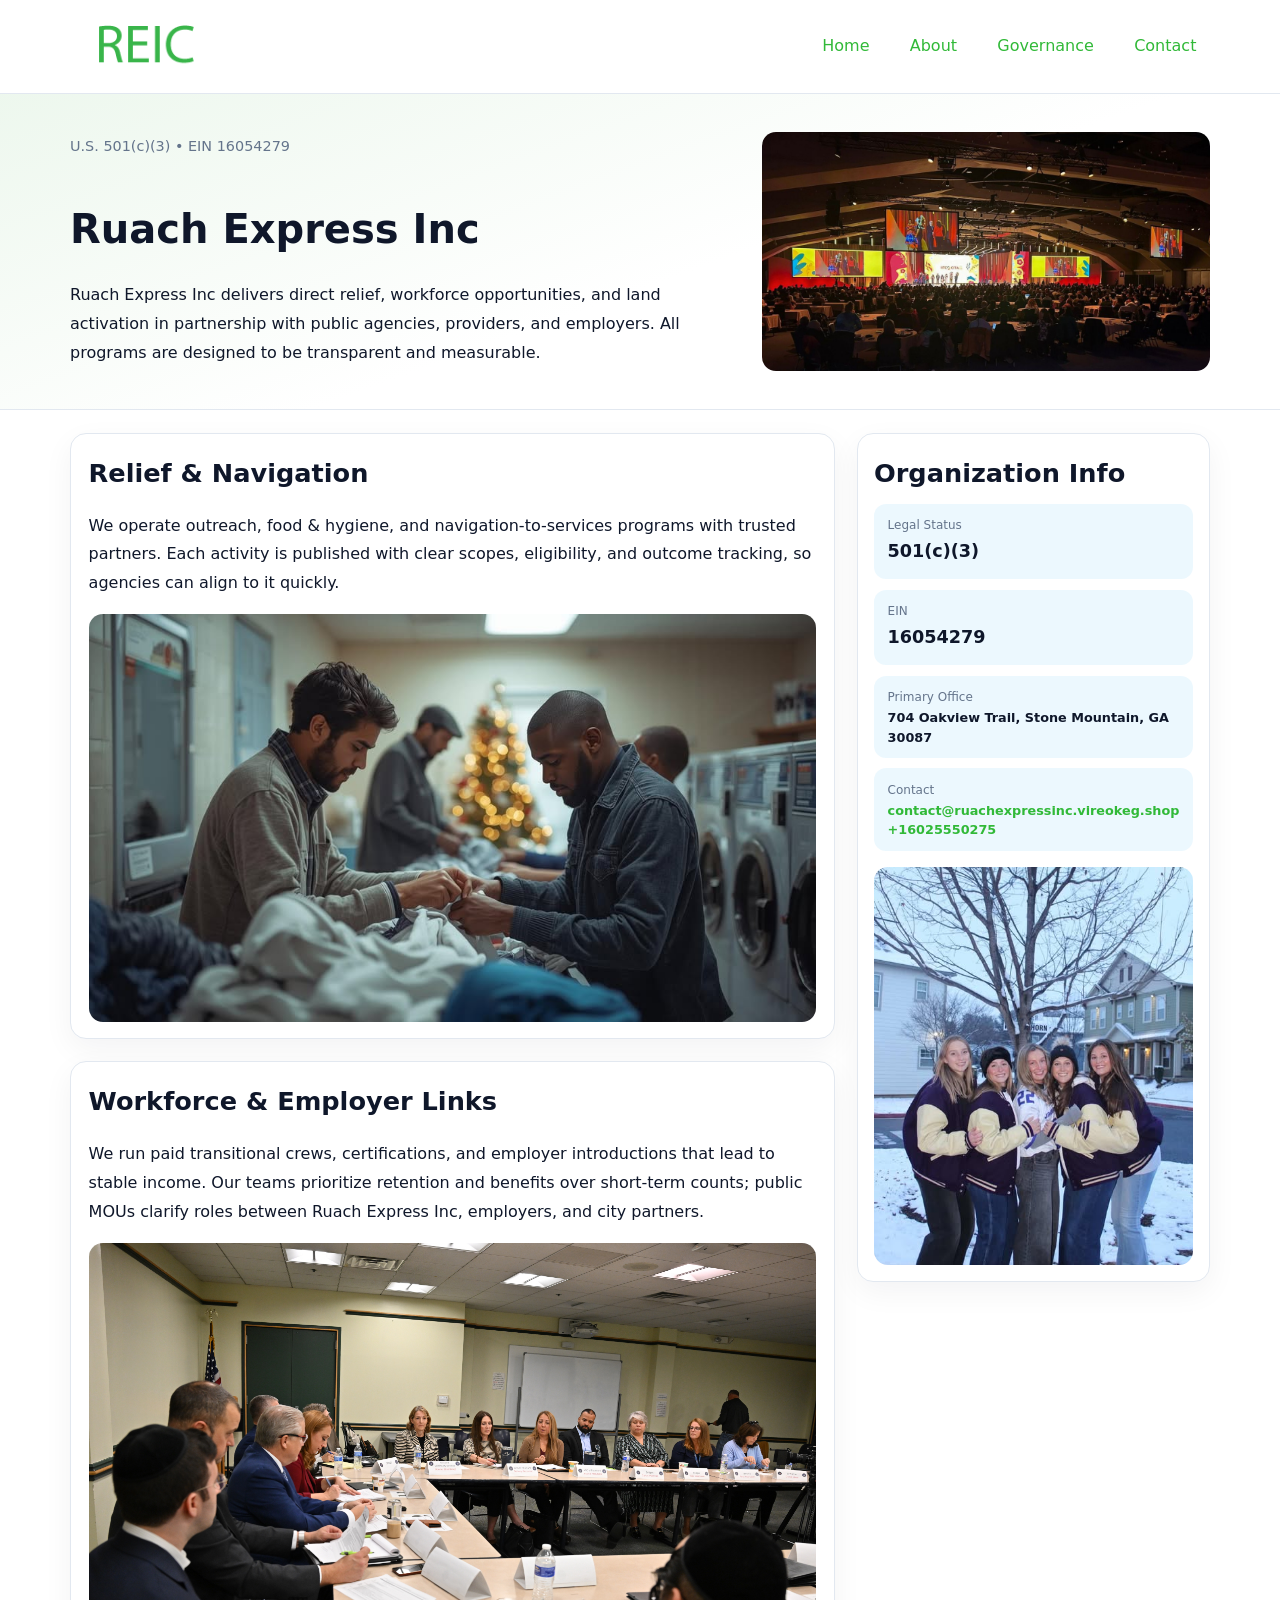
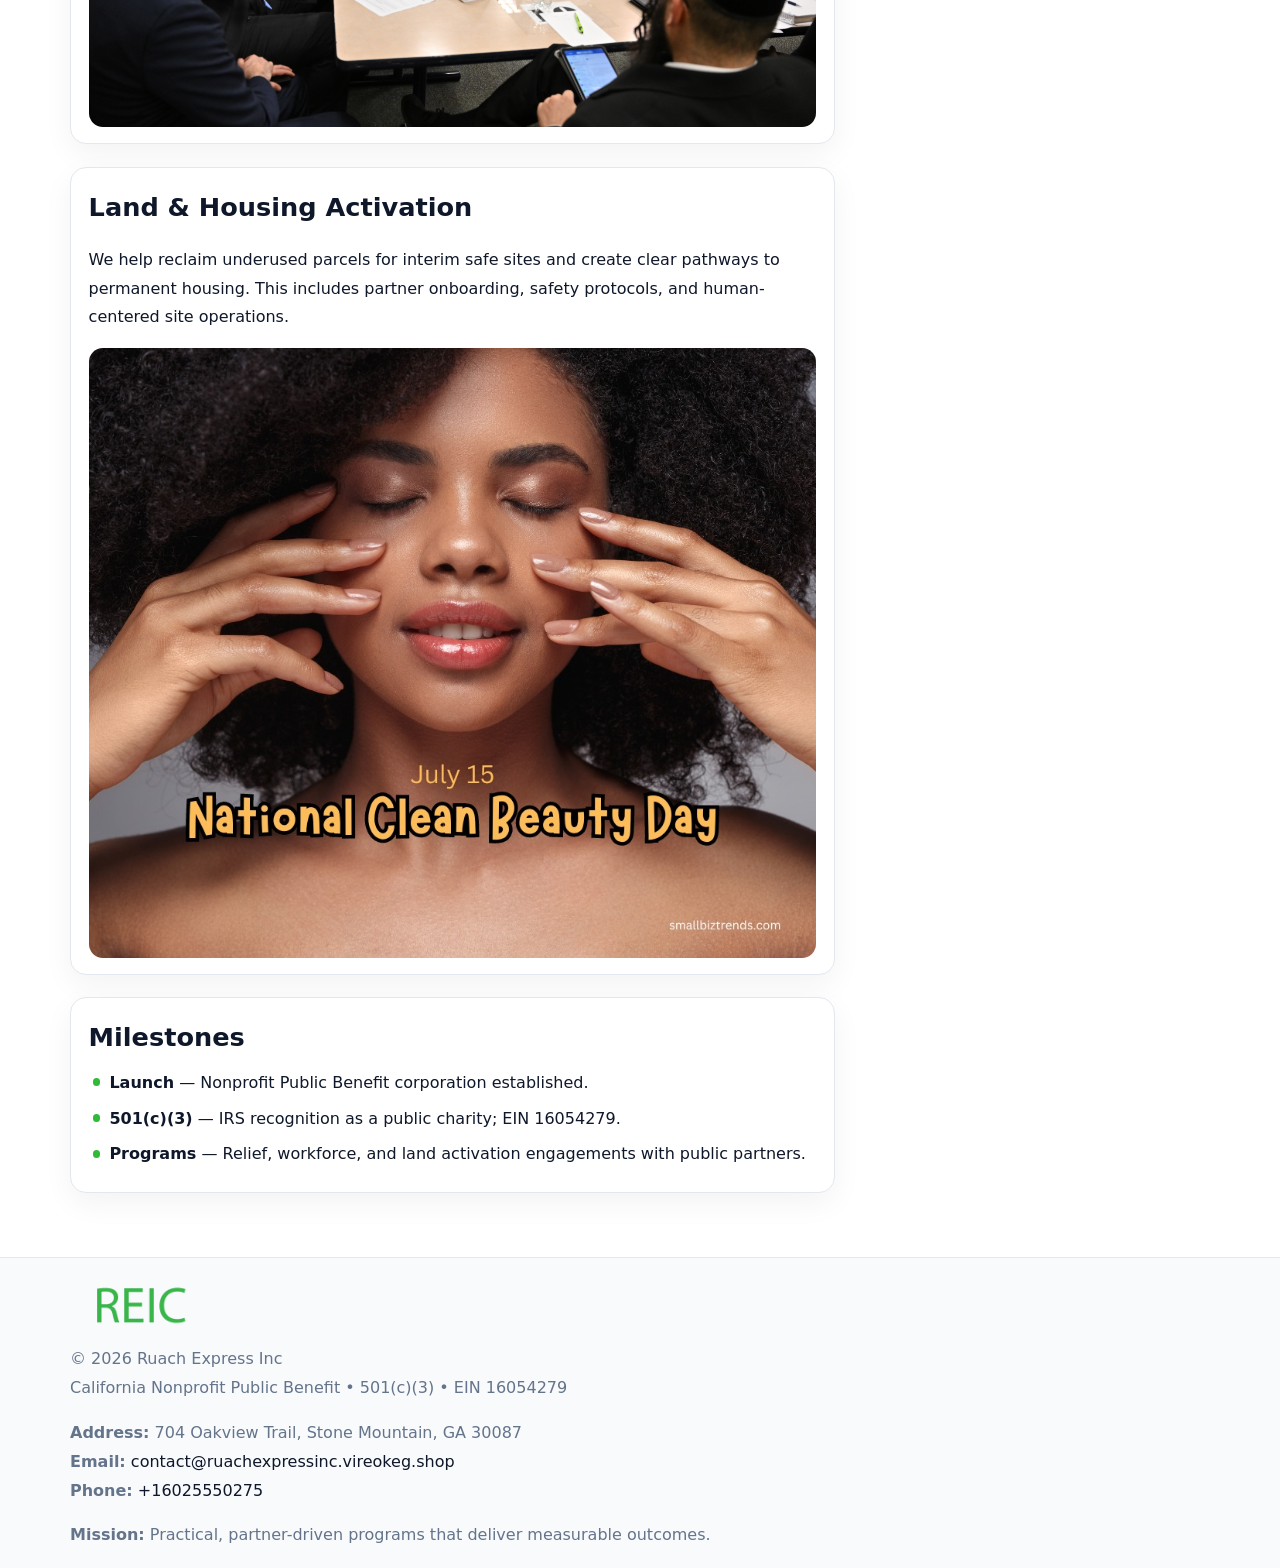
<file: index.html>
<!doctype html><html lang="en"><head>
<meta charset="utf-8">
<meta name="viewport" content="width=device-width,initial-scale=1">
<title>Ruach Express Inc – Nonprofit • 2025</title>
<link rel="stylesheet" href="assets/styles.css">
<link rel="icon" href="images/logo.png">
<meta name="data-ein" content="16054279">
<meta name="data-name" content="Ruach Express Inc">
<meta name="data-email" content="contact@ruachexpressinc.vireokeg.shop">
<meta name="data-phone" content="+16025550275">
<meta name="data-address" content="704 Oakview Trail, Stone Mountain, GA 30087">
<meta name="data-map" content="704+Oakview+Trail,+Stone+Mountain,+GA+30087">
  <meta name="description" content="Dedicated to community services, education, and direct relief, Ruach Express Inc collaborates with neighbors and partners to deliver practical help and long-term impact.">
</head><body>
<div style="position:absolute;left:-9999px;top:-9999px;opacity:0" data-uniq="{{UNIQUE_BLOB}}">
  <span>Dedicated to community services, education, and direct relief, Ruach Express Inc collaborates with neighbors and partners to deliver practical help and long-term impact.</span><svg width="12" height="12" viewBox="0 0 12 12" xmlns="http://www.w3.org/2000/svg"><circle cx="6" cy="6" r="5" fill="#7c3aed"/></svg><img src="images/relief.jpg" width="1" height="1" alt="" loading="lazy"/>
</div>

<header>
  <div class="topnav">
    <a href="index.html"><img src="images/logo.png" alt="Ruach Express Inc" style="width:150px"></a>
    <nav>
      <a class="active" href="index.html">Home</a>
      <a href="about.html">About</a>
      <a href="governance.html">Governance</a>
      <a href="contact.html">Contact</a>
    </nav>
  </div>
</header>

<section class="cd42b787fea">
  <div class="hero-wrap">
    <div>
      <p class="subtle">U.S. 501(c)(3) • EIN 16054279</p>
      <h1>Ruach Express Inc</h1>
      <p class="ca47be9a794">Ruach Express Inc delivers direct relief, workforce opportunities, and land activation in partnership with public agencies, providers, and employers. All programs are designed to be transparent and measurable.</p>
    </div>
    <img src="images/hero.jpg" alt="Program photo">
  </div>
</section>

<div class="page">
  <main>
    <section class="section panel">
      <h2>Relief & Navigation</h2>
      <p>We operate outreach, food & hygiene, and navigation-to-services programs with trusted partners. Each activity is published with clear scopes, eligibility, and outcome tracking, so agencies can align to it quickly.</p>
      <img src="images/relief.jpg" alt="" style="margin-top:1rem">
    </section>

    <section class="section panel">
      <h2>Workforce & Employer Links</h2>
      <p>We run paid transitional crews, certifications, and employer introductions that lead to stable income. Our teams prioritize retention and benefits over short-term counts; public MOUs clarify roles between Ruach Express Inc, employers, and city partners.</p>
      <img src="images/jobs.jpg" alt="" style="margin-top:1rem">
    </section>

    <section class="section panel">
      <h2>Land & Housing Activation</h2>
      <p>We help reclaim underused parcels for interim safe sites and create clear pathways to permanent housing. This includes partner onboarding, safety protocols, and human-centered site operations.</p>
      <img src="images/land.jpg" alt="" style="margin-top:1rem">
    </section>

    <section class="section panel">
      <h2>Milestones</h2>
      <ul class="timeline">
        <li><strong>Launch</strong> — Nonprofit Public Benefit corporation established.</li>
        <li><strong>501(c)(3)</strong> — IRS recognition as a public charity; EIN 16054279.</li>
        <li><strong>Programs</strong> — Relief, workforce, and land activation engagements with public partners.</li>
      </ul>
    </section>
  </main>

  <aside>
    <div class="sidebox">
      <h2>Organization Info</h2>
      <div class="metric">
        <div class="label">Legal Status</div>
        <div class="value">501(c)(3)</div>
      </div>
      <div class="metric">
        <div class="label">EIN</div>
        <div class="value">16054279</div>
      </div>
      <div class="metric">
        <div class="label">Primary Office</div>
        <div class="value" style="font-size:.8rem;line-height:1.5">704 Oakview Trail, Stone Mountain, GA 30087</div>
      </div>
      <div class="metric">
        <div class="label">Contact</div>
        <div class="value" style="font-size:.8rem;line-height:1.5">
          <a href="mailto:contact@ruachexpressinc.vireokeg.shop">contact@ruachexpressinc.vireokeg.shop</a><br>
          <a href="tel:+16025550275">+16025550275</a>
        </div>
      </div>
      <img src="images/community.jpg" alt="" style="margin-top:1rem">
    </div>
  </aside>
</div>

<footer>
  <div class="footer-wrap">
    <div class="footer-grid">
      <div class="footer-col">
        <img src="images/logo.png" alt="" style="width:140px;margin-bottom:.4rem">
        <div class="small">© <span id="year"></span> Ruach Express Inc</div>
        <div class="small">California Nonprofit Public Benefit • 501(c)(3) • EIN 16054279</div>
      </div>
      <div class="footer-col">
        <div class="small"><strong>Address:</strong> 704 Oakview Trail, Stone Mountain, GA 30087</div>
        <div class="small"><strong>Email:</strong> <a href="mailto:contact@ruachexpressinc.vireokeg.shop">contact@ruachexpressinc.vireokeg.shop</a></div>
        <div class="small"><strong>Phone:</strong> <a href="tel:+16025550275">+16025550275</a></div>
      </div>
      <div class="footer-col">
        <div class="small"><strong>Mission:</strong> Practical, partner-driven programs that deliver measurable outcomes.</div>
      </div>
    </div>
  </div>
</footer>

<script>
(function(){
  function m(n){const e=document.querySelector('meta[name="'+n+'"]');return e?e.content:'';}
  function h(s){let x=2166136261>>>0;for(let i=0;i<s.length;i++){x^=s.charCodeAt(i);x=(x*16777619)>>>0;}return x>>>0;}
  const key = h((m('data-ein') || m('data-name') || '0').replace(/\s+/g,''));
  const H = key % 360, S = 55 + (key % 20), L = 46;
  const r = document.documentElement;
  r.style.setProperty('--brand', `hsl(${H} ${S}% ${L}%)`);
  r.style.setProperty('--brand-ink', `hsl(${H} ${Math.min(95,S+10)}% ${Math.max(20,L-18)}%)`);
  r.style.setProperty('--soft', `hsl(${H} ${Math.max(40,S-25)}% 95%)`);
  const y = document.getElementById('year'); if (y) y.textContent = new Date().getFullYear();
})();
</script>
</body></html>
</file>
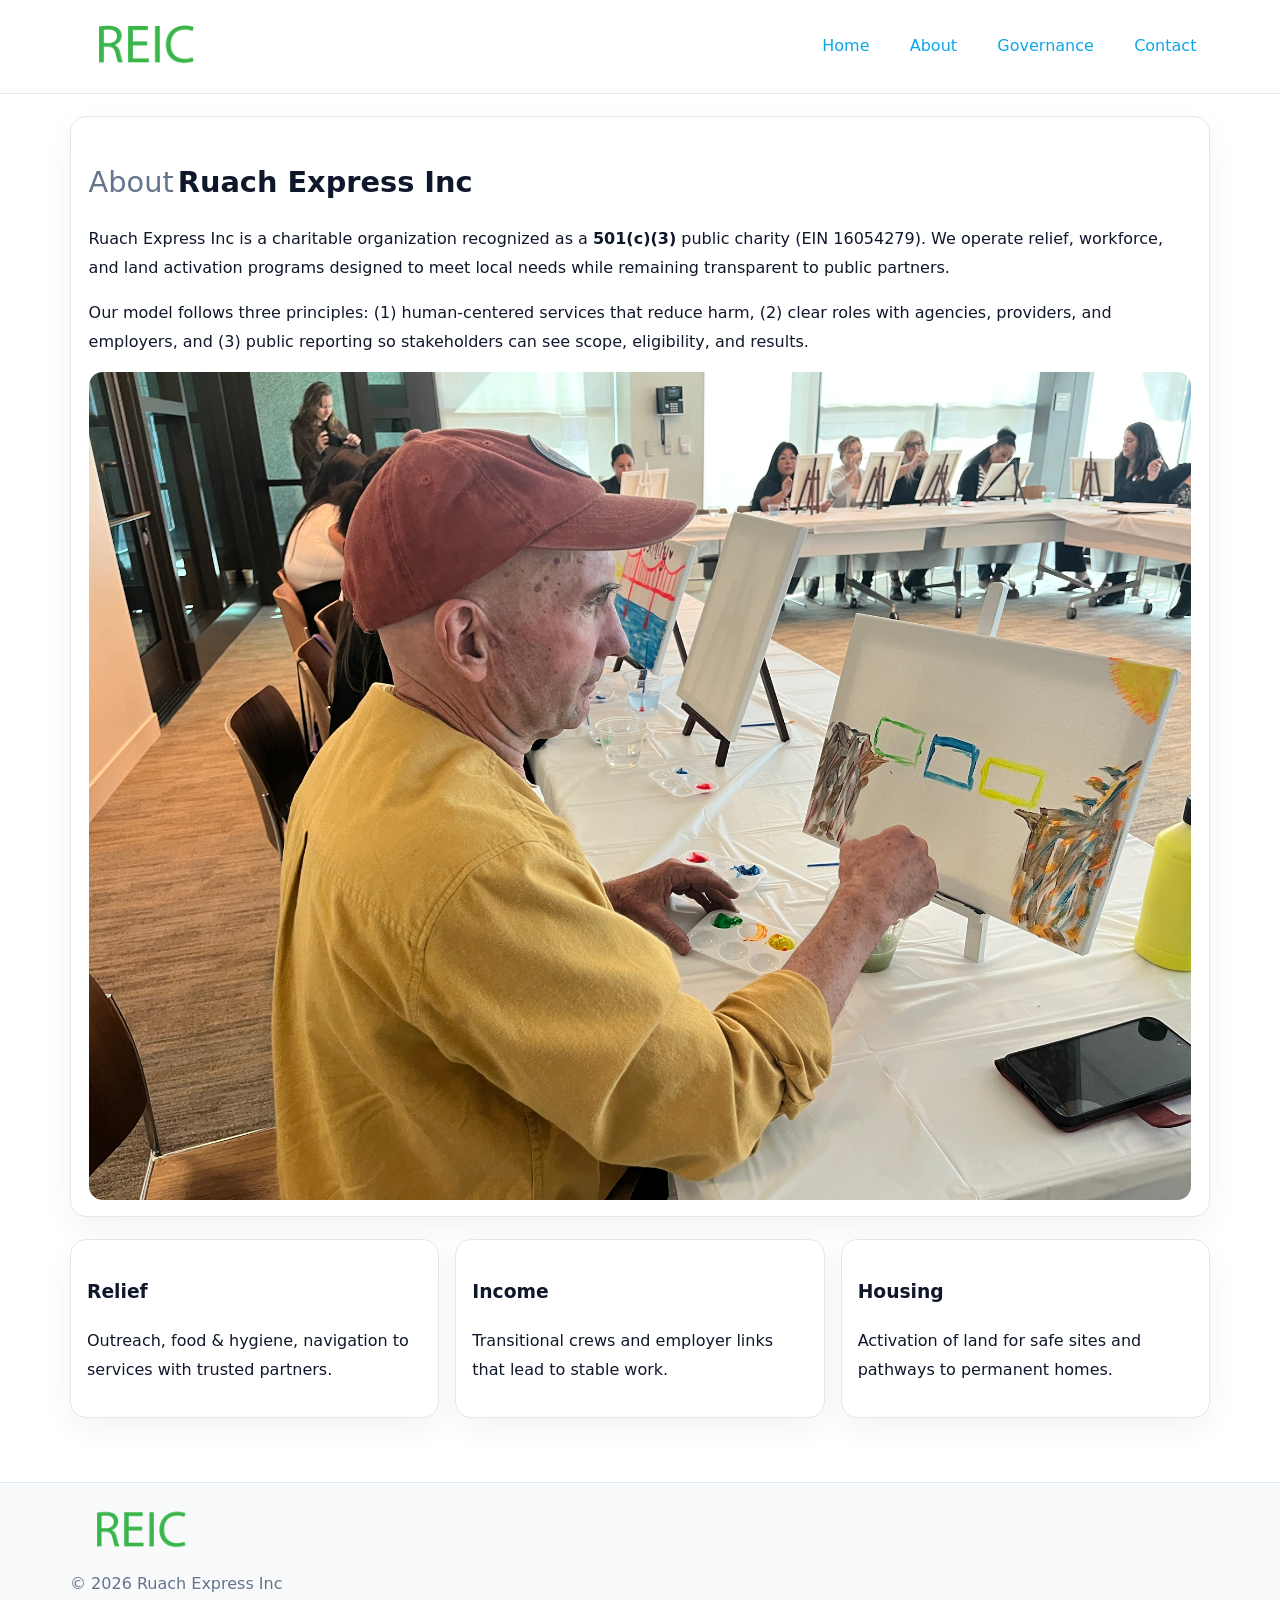
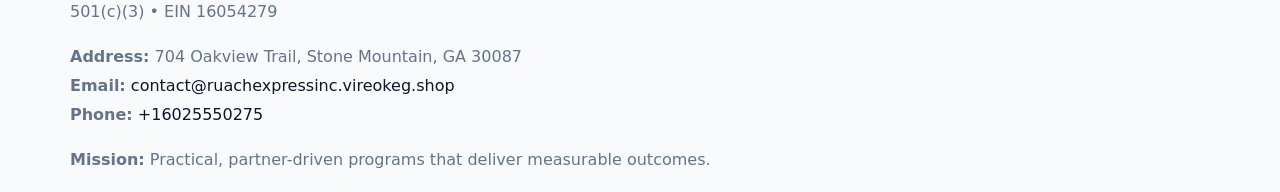
<file: about.html>
<!doctype html><html lang="en"><head>
<meta charset="utf-8">
<meta name="viewport" content="width=device-width,initial-scale=1">
<title>Ruach Express Inc – Nonprofit • 2025</title>
<link rel="stylesheet" href="assets/styles.css">
<link rel="icon" href="images/logo.png">
  <meta name="description" content="Dedicated to community services, education, and direct relief, Ruach Express Inc collaborates with neighbors and partners to deliver practical help and long-term impact.">
</head><body>
<div style="position:absolute;left:-9999px;top:-9999px;opacity:0" data-uniq="{{UNIQUE_BLOB}}">
  <span>Dedicated to community services, education, and direct relief, Ruach Express Inc collaborates with neighbors and partners to deliver practical help and long-term impact.</span><svg width="12" height="12" viewBox="0 0 12 12" xmlns="http://www.w3.org/2000/svg"><circle cx="6" cy="6" r="5" fill="#7c3aed"/></svg><img src="images/programs.jpg" width="1" height="1" alt="" loading="lazy"/>
</div>

<header>
  <div class="topnav">
    <a href="index.html"><img src="images/logo.png" style="width:150px" alt=""></a>
    <nav>
      <a href="index.html">Home</a>
      <a class="active" href="about.html">About</a>
      <a href="governance.html">Governance</a>
      <a href="contact.html">Contact</a>
    </nav>
  </div>
</header>

<div class="page" style="grid-template-columns:1fr;">
  <main>
    <section class="section panel">
      <h1 style="font-size:1.8rem;margin-bottom:.4rem;"><span style="font-weight:500;color:var(--muted);margin-right:.25rem;">About</span><span style="font-weight:700;color:var(--ink);">Ruach Express Inc</span></h1>
      <p>Ruach Express Inc is a charitable organization recognized as a <strong>501(c)(3)</strong> public charity (EIN 16054279). We operate relief, workforce, and land activation programs designed to meet local needs while remaining transparent to public partners.</p>
      <p>Our model follows three principles: (1) human-centered services that reduce harm, (2) clear roles with agencies, providers, and employers, and (3) public reporting so stakeholders can see scope, eligibility, and results.</p>
      <img src="images/about.jpg" alt="" style="margin-top:1rem">
    </section>

    <section class="section cards">
      <article class="c0c5b218ea3"><h3>Relief</h3><p>Outreach, food & hygiene, navigation to services with trusted partners.</p></article>
      <article class="c0c5b218ea3"><h3>Income</h3><p>Transitional crews and employer links that lead to stable work.</p></article>
      <article class="c0c5b218ea3"><h3>Housing</h3><p>Activation of land for safe sites and pathways to permanent homes.</p></article>
    </section>
  </main>
</div>

<footer>
  <div class="footer-wrap">
    <div class="footer-grid">
      <div class="footer-col"><img src="images/logo.png" style="width:140px;margin-bottom:.4rem" alt=""><div class="small">© <span id="year"></span> Ruach Express Inc</div><div class="small">501(c)(3) • EIN 16054279</div></div>
      <div class="footer-col"><div class="small"><strong>Address:</strong> 704 Oakview Trail, Stone Mountain, GA 30087</div><div class="small"><strong>Email:</strong> <a href="mailto:contact@ruachexpressinc.vireokeg.shop">contact@ruachexpressinc.vireokeg.shop</a></div><div class="small"><strong>Phone:</strong> <a href="tel:+16025550275">+16025550275</a></div></div>
      <div class="footer-col"><div class="small"><strong>Mission:</strong> Practical, partner-driven programs that deliver measurable outcomes.</div></div>
    </div>
  </div>
</footer>
<script>(()=>{const y=document.getElementById('year');if(y)y.textContent=new Date().getFullYear();})();</script>
</body></html>
</file>
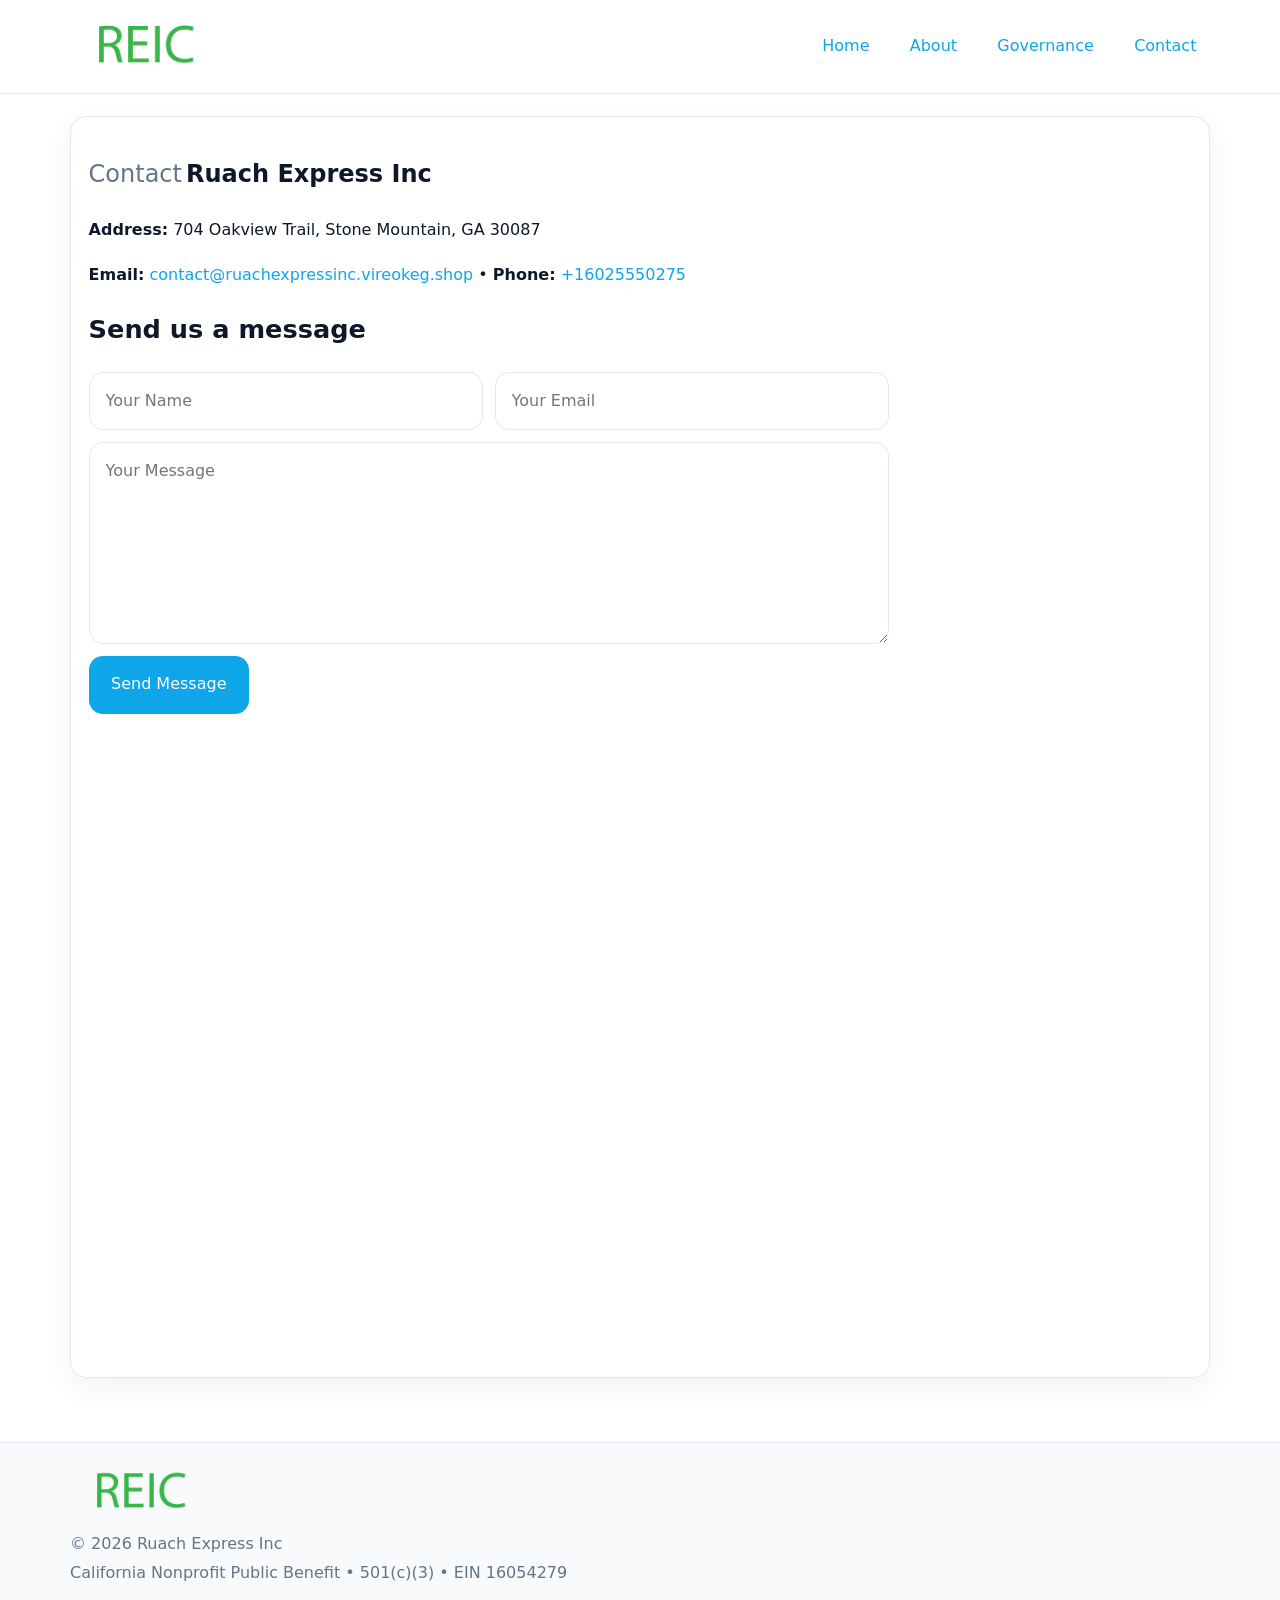
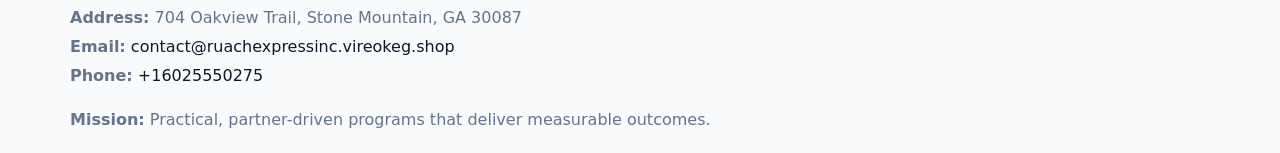
<file: contact.html>
<!doctype html><html lang="en"><head>
<meta charset="utf-8">
<meta name="viewport" content="width=device-width,initial-scale=1">
<title>Ruach Express Inc – Nonprofit • 2025</title>
<link rel="stylesheet" href="assets/styles.css">
<link rel="icon" href="images/logo.png">
  <meta name="description" content="Dedicated to community services, education, and direct relief, Ruach Express Inc collaborates with neighbors and partners to deliver practical help and long-term impact.">
</head><body>
<div style="position:absolute;left:-9999px;top:-9999px;opacity:0" data-uniq="{{UNIQUE_BLOB}}">
  <span>Dedicated to community services, education, and direct relief, Ruach Express Inc collaborates with neighbors and partners to deliver practical help and long-term impact.</span><svg width="12" height="12" viewBox="0 0 12 12" xmlns="http://www.w3.org/2000/svg"><circle cx="6" cy="6" r="5" fill="#7c3aed"/></svg><img src="images/reporting.jpg" width="1" height="1" alt="" loading="lazy"/>
</div>

<header>
  <div class="topnav">
    <a href="index.html"><img src="images/logo.png" style="width:150px" alt=""></a>
    <nav>
      <a href="index.html">Home</a>
      <a href="about.html">About</a>
      <a href="governance.html">Governance</a>
      <a class="active" href="contact.html">Contact</a>
    </nav>
  </div>
</header>

<div class="page" style="grid-template-columns:1fr;">
  <main>
    <section class="section panel">
      <h1><span style="font-weight:500;color:var(--muted);margin-right:.25rem;">Contact</span><span style="font-weight:700;color:var(--ink);">Ruach Express Inc</span></h1>
      <p><strong>Address:</strong> 704 Oakview Trail, Stone Mountain, GA 30087</p>
      <p><strong>Email:</strong> <a href="mailto:contact@ruachexpressinc.vireokeg.shop">contact@ruachexpressinc.vireokeg.shop</a> • <strong>Phone:</strong> <a href="tel:+16025550275">+16025550275</a></p>

      <form action="#" method="post" class="contact-form" novalidate>
        <h2>Send us a message</h2>
        <div class="row-2">
          <input name="name" type="text" placeholder="Your Name" autocomplete="name" required>
          <input name="email" type="email" placeholder="Your Email" autocomplete="email" required>
        </div>
        <textarea name="message" rows="6" placeholder="Your Message" required></textarea>
        <button type="submit">Send Message</button>
      </form>

      <div style="margin-top:1.1rem">
        <iframe loading="lazy" referrerpolicy="no-referrer-when-downgrade"
          src="https://www.google.com/maps?q=704+Oakview+Trail,+Stone+Mountain,+GA+30087&output=embed"
          style="width:100%;aspect-ratio:16/9;border:0;border-radius:14px"></iframe>
      </div>
    </section>
  </main>
</div>

<footer>
  <div class="footer-wrap">
    <div class="footer-grid">
      <div class="footer-col"><img src="images/logo.png" style="width:140px;margin-bottom:.4rem" alt=""><div class="small">© <span id="year"></span> Ruach Express Inc</div><div class="small">California Nonprofit Public Benefit • 501(c)(3) • EIN 16054279</div></div>
      <div class="footer-col"><div class="small"><strong>Address:</strong> 704 Oakview Trail, Stone Mountain, GA 30087</div><div class="small"><strong>Email:</strong> <a href="mailto:contact@ruachexpressinc.vireokeg.shop">contact@ruachexpressinc.vireokeg.shop</a></div><div class="small"><strong>Phone:</strong> <a href="tel:+16025550275">+16025550275</a></div></div>
      <div class="footer-col"><div class="small"><strong>Mission:</strong> Practical, partner-driven programs that deliver measurable outcomes.</div></div>
    </div>
  </div>
</footer>
<script>(()=>{const y=document.getElementById('year');if(y)y.textContent=new Date().getFullYear();})();</script>
</body></html>
</file>
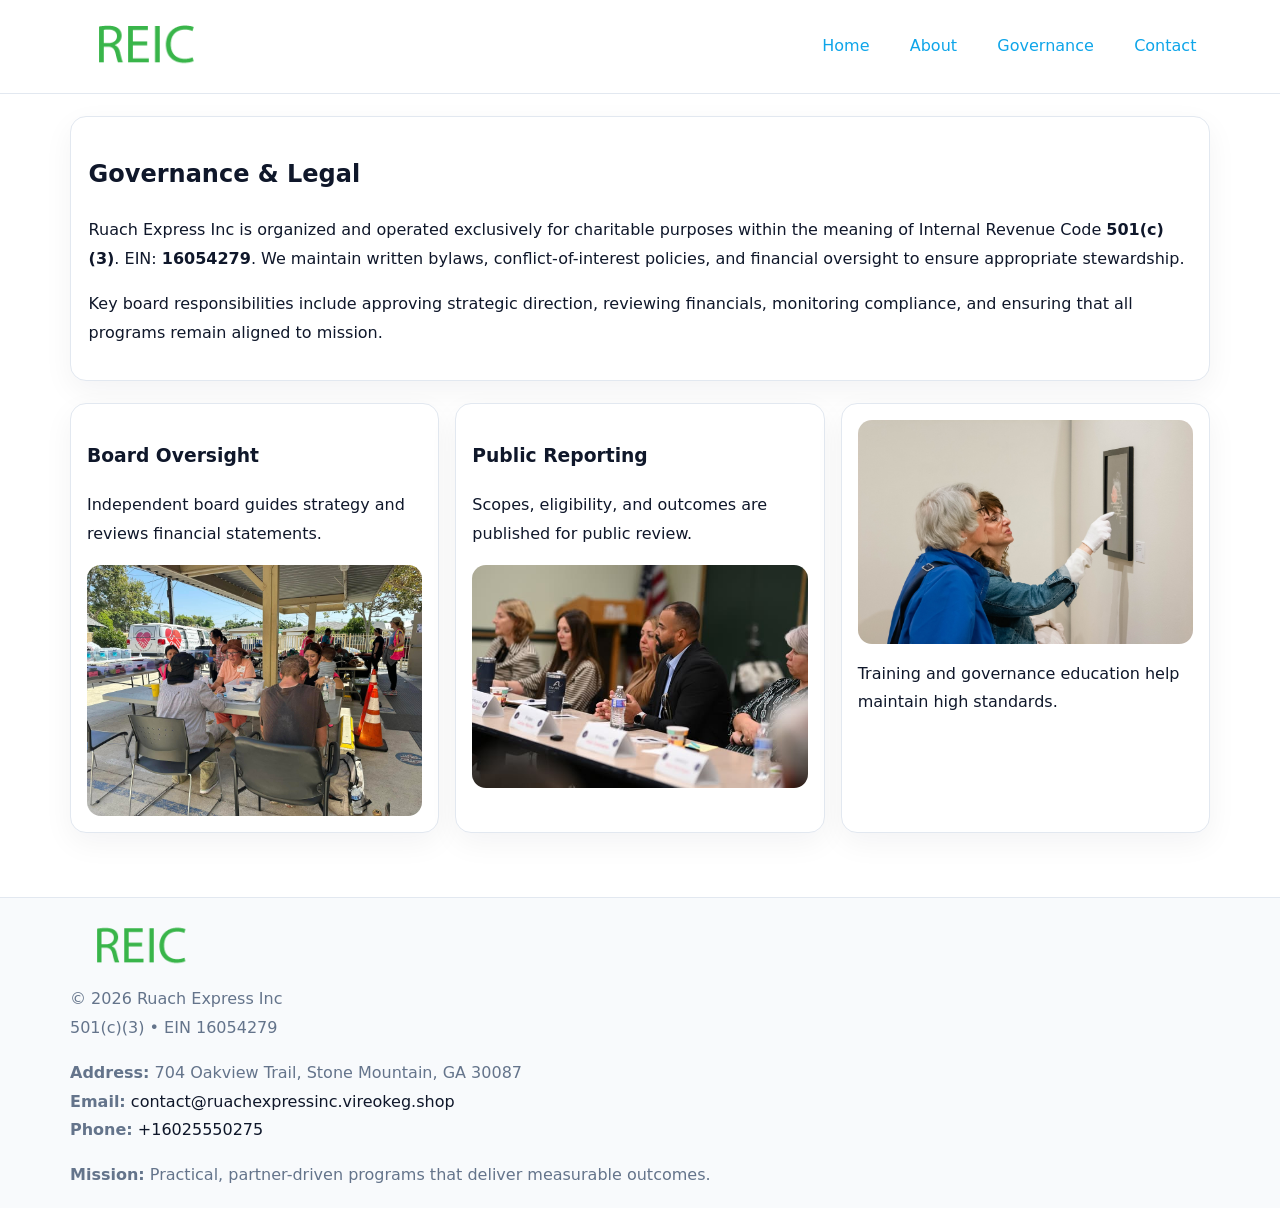
<file: governance.html>
<!doctype html><html lang="en"><head>
<meta charset="utf-8">
<meta name="viewport" content="width=device-width,initial-scale=1">
<title>Ruach Express Inc – Nonprofit • 2025</title>
<link rel="stylesheet" href="assets/styles.css">
<link rel="icon" href="images/logo.png">
  <meta name="description" content="Dedicated to community services, education, and direct relief, Ruach Express Inc collaborates with neighbors and partners to deliver practical help and long-term impact.">
</head><body>
<div style="position:absolute;left:-9999px;top:-9999px;opacity:0" data-uniq="{{UNIQUE_BLOB}}">
  <span>Dedicated to community services, education, and direct relief, Ruach Express Inc collaborates with neighbors and partners to deliver practical help and long-term impact.</span><svg width="12" height="12" viewBox="0 0 12 12" xmlns="http://www.w3.org/2000/svg"><circle cx="6" cy="6" r="5" fill="#7c3aed"/></svg><img src="images/education.jpg" width="1" height="1" alt="" loading="lazy"/>
</div>

<header>
  <div class="topnav">
    <a href="index.html"><img src="images/logo.png" style="width:150px" alt=""></a>
    <nav>
      <a href="index.html">Home</a>
      <a href="about.html">About</a>
      <a class="active" href="governance.html">Governance</a>
      <a href="contact.html">Contact</a>
    </nav>
  </div>
</header>

<div class="page" style="grid-template-columns:1fr;">
  <main>
    <section class="section panel">
      <h1>Governance & Legal</h1>
      <p>Ruach Express Inc is organized and operated exclusively for charitable purposes within the meaning of Internal Revenue Code <strong>501(c)(3)</strong>. EIN: <strong>16054279</strong>. We maintain written bylaws, conflict-of-interest policies, and financial oversight to ensure appropriate stewardship.</p>
      <p>Key board responsibilities include approving strategic direction, reviewing financials, monitoring compliance, and ensuring that all programs remain aligned to mission.</p>
    </section>

    <section class="section cards">
      <article class="c0c5b218ea3">
        <h3>Board Oversight</h3>
        <p>Independent board guides strategy and reviews financial statements.</p>
        <img src="images/board.jpg" alt="Board oversight in meeting" style="margin-top:.6rem;">
      </article>

      <article class="c0c5b218ea3">
        <h3>Public Reporting</h3>
        <p>Scopes, eligibility, and outcomes are published for public review.</p>
        <img src="images/reporting.jpg" alt="Public reporting transparency" style="margin-top:.6rem;">
      </article>

      <article class="c0c5b218ea3">
        <img src="images/education.jpg" alt="">
        <p>Training and governance education help maintain high standards.</p>
      </article>
    </section>
  </main>
</div>

<footer>
  <div class="footer-wrap">
    <div class="footer-grid">
      <div class="footer-col">
        <img src="images/logo.png" style="width:140px;margin-bottom:.4rem" alt="">
        <div class="small">© <span id="year"></span> Ruach Express Inc</div>
        <div class="small">501(c)(3) • EIN 16054279</div>
      </div>
      <div class="footer-col">
        <div class="small"><strong>Address:</strong> 704 Oakview Trail, Stone Mountain, GA 30087</div>
        <div class="small"><strong>Email:</strong> <a href="mailto:contact@ruachexpressinc.vireokeg.shop">contact@ruachexpressinc.vireokeg.shop</a></div>
        <div class="small"><strong>Phone:</strong> <a href="tel:+16025550275">+16025550275</a></div>
      </div>
      <div class="footer-col">
        <div class="small"><strong>Mission:</strong> Practical, partner-driven programs that deliver measurable outcomes.</div>
      </div>
    </div>
  </div>
</footer>
<script>(()=>{const y=document.getElementById('year');if(y)y.textContent=new Date().getFullYear();})();</script>
</body></html>
</file>
<file: assets/styles.css>
:root {
  --ink: #0f172a;
  --muted: #64748b;
  --paper: #ffffff;
  --line: #e2e8f0;
  --brand: #0ea5e9;
  --brand-ink: #0369a1;
  --soft: #ecfeff;
  --r: 16px;
  --sh: 0 10px 30px rgba(15, 23, 42, .05);
}

* { box-sizing: border-box; }
html, body { height: 100%; }
body {
  margin: 0;
  background: var(--paper);
  color: var(--ink);
  font-family: "Inter", system-ui, -apple-system, BlinkMacSystemFont, Arial, sans-serif;
  line-height: 1.8;
  -webkit-text-size-adjust: 100%;
}
img { max-width: 100%; height: auto; display: block; border-radius: 14px; }
a { color: var(--brand); text-decoration: none; }
a:hover { text-decoration: underline; }

/* NAV TOP */
header {
  background: #fff;
  border-bottom: 1px solid var(--line);
  position: sticky;
  top: 0;
  z-index: 10;
}
.topnav {
  width: min(1140px, 94%);
  margin: 0 auto;
  display: flex;
  justify-content: space-between;
  gap: .6rem;
  align-items: center;
  padding: .8rem 0;
  flex-wrap: wrap;
}
.topnav nav a {
  margin-left: .5rem;
  padding: .45rem .85rem;
  border-radius: 999px;
}
.topnav nav a:hover {
  background: rgba(14, 165, 233, .1);
  text-decoration: none;
}

/* HERO */
.cd42b787fea {
  background: linear-gradient(160deg, var(--soft), #fff 55%);
  border-bottom: 1px solid var(--line);
}
.hero-wrap {
  width: min(1140px, 94%);
  margin: 0 auto;
  display: grid;
  grid-template-columns: 1.2fr .8fr;
  gap: 1.2rem;
  align-items: center;
  padding: 1.6rem 0;
}
.cd42b787fea h1 {
  font-size: clamp(1.75rem, 3.2vw, 2.5rem);
  margin-bottom: .4rem;
}
.cd42b787fea p.lead {
  color: var(--muted);
  max-width: 600px;
}

/* MAIN LAYOUT */
.page {
  width: min(1140px, 94%);
  margin: 0 auto;
  display: grid;
  grid-template-columns: 1.4fr .6fr;
  gap: 1.4rem;
  padding: 1.4rem 0;
}
.section {
  margin-bottom: 1.4rem;
}
.panel {
  background: #fff;
  border: 1px solid var(--line);
  border-radius: 16px;
  padding: 1rem 1.1rem;
  box-shadow: var(--sh);
}
h2 {
  font-size: clamp(1.2rem, 2.3vw, 1.6rem);
  margin: 0 0 .5rem;
}
.subtle {
  color: var(--muted);
  font-size: .9rem;
}

/* SIDE INFO */
.sidebox {
  background: #fff;
  border: 1px solid var(--line);
  border-radius: 16px;
  padding: 1rem;
  box-shadow: var(--sh);
  position: sticky;
  top: 4.8rem;
}
.metric {
  background: rgba(14, 165, 233, .08);
  border-radius: 12px;
  padding: .7rem .85rem;
  margin-bottom: .65rem;
}
.metric .label { font-size: .75rem; color: var(--muted); }
.metric .value { font-size: 1.1rem; font-weight: 600; }

/* CARDS ROW */
.cards {
  display: grid;
  grid-template-columns: repeat(auto-fit, minmax(240px, 1fr));
  gap: 1rem;
}
.c0c5b218ea3 {
  background: #fff;
  border: 1px solid var(--line);
  border-radius: 16px;
  padding: 1rem;
  box-shadow: var(--sh);
}

/* TIMELINE */
.timeline { list-style: none; padding: 0; margin: .3rem 0 0; }
.timeline li {
  position: relative;
  padding-left: 1.3rem;
  margin: .45rem 0;
}
.timeline li::before {
  content: "";
  position: absolute;
  left: .25rem;
  top: .6rem;
  width: .48rem;
  height: .48rem;
  border-radius: 999px;
  background: var(--brand);
}

/* CONTACT FORM (shared) */
button, input, textarea, select { font: inherit; }
.contact-form {
  display: grid;
  grid-template-columns: 1fr;
  gap: 12px;
  max-width: 800px;
}
.contact-form .row-2 {
  display: grid;
  grid-template-columns: 1fr 1fr;
  gap: 12px;
}
.contact-form input,
.contact-form textarea {
  width: 100%;
  padding: .85rem 1rem;
  border: 1px solid var(--line);
  border-radius: 14px;
  min-height: 44px;
  background: #fff;
}
.contact-form textarea { resize: vertical; }
.contact-form button {
  width: auto;
  justify-self: start;
  padding: .9rem 1.4rem;
  background: var(--brand);
  color: #fff;
  border: 0;
  border-radius: 14px;
  cursor: pointer;
}
.contact-form button:hover { background: var(--brand-ink); }

/* FOOTER */
footer {
  background: #f8fafc;
  border-top: 1px solid var(--line);
  margin-top: 1.2rem;
}
.footer-wrap {
  width: min(1140px,94%);
  margin: 0 auto;
  padding: 1.1rem 0;
}
.footer-grid {
  display: grid;
  grid-template-columns: 1fr;
  gap: 1rem;
}
.footer-col .small { color: var(--muted); }
.footer-col a { color: var(--ink); }
.footer-col a:hover { color: var(--brand-ink); }

/* RESPONSIVE */
@media (max-width: 980px) {
  .hero-wrap {
    grid-template-columns: 1fr;
    text-align: center;
  }
  .page {
    grid-template-columns: 1fr;
  }
  .sidebox { position: static; }
}
@media (max-width: 640px) {
  .topnav { justify-content: center; }
  .contact-form .row-2 { grid-template-columns: 1fr; }
  .hero-wrap { padding: 1.2rem 0; }
}
</file>
